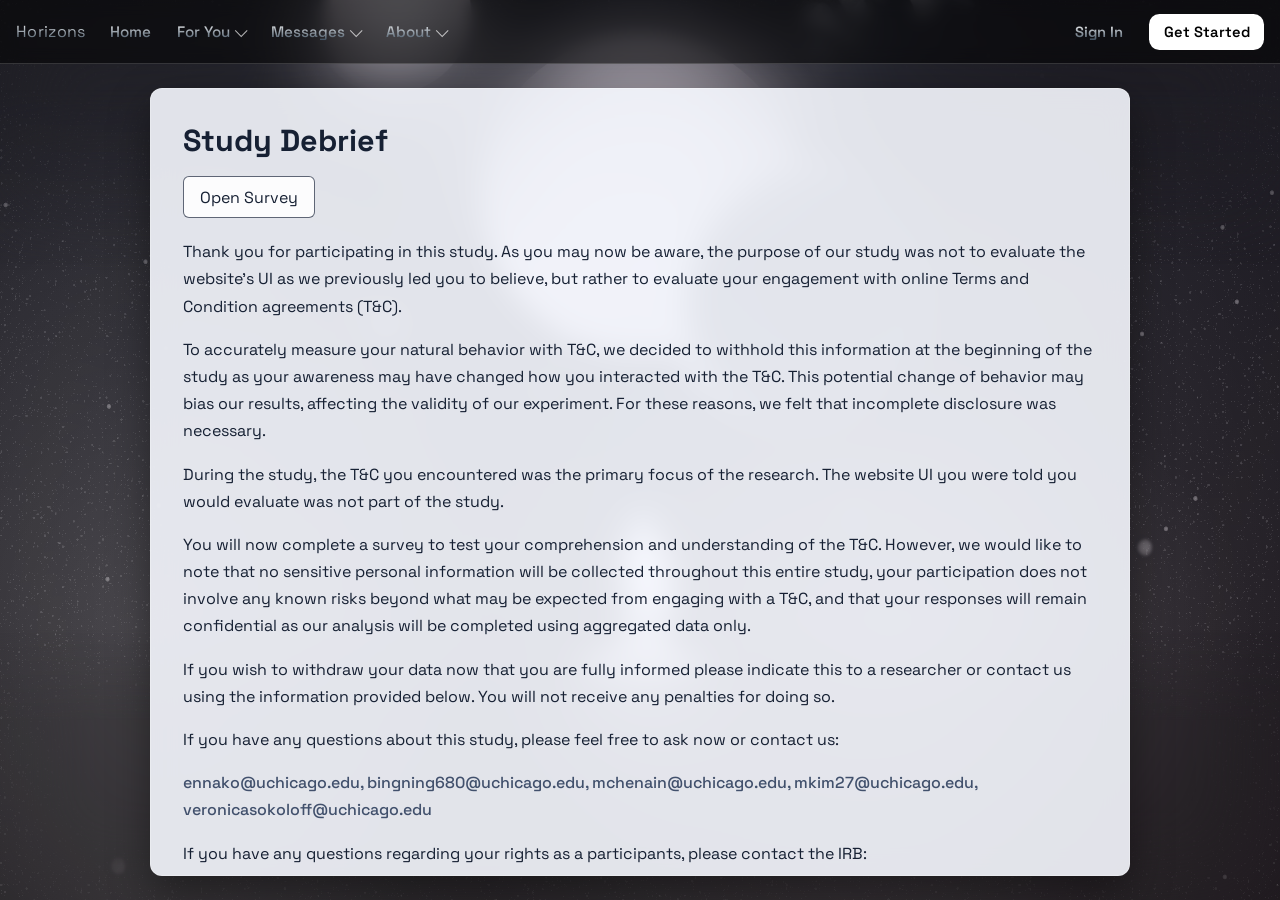
<file: link.html>
<!DOCTYPE html>
<html lang="en">

<head>
  <meta charset="UTF-8" />
  <meta name="viewport" content="width=device-width, initial-scale=1.0" />
  <title>Next Page</title>
  <link rel="stylesheet" href="styles.css" />
</head>

<body>
  <div id="cosmicBackground" class="cosmic-background" aria-hidden="true">
    <div class="stars"></div>
    <div class="stars-highlights"></div>
    <div class="planets" data-count="5"></div>
    <div class="planets-2" data-count="50"></div>
    <div class="startails" data-count="201"></div>
    <div class="scene">
      <div class="sun"></div>
      <div class="planet"></div>
      <div class="planet-2"></div>
      <div class="planet-3"></div>
      <div class="planet-4"></div>
      <div class="planet-6"></div>
      <div class="planet-5">
        <div class="structure-1"></div>
        <div class="structure-2"></div>
        <div class="structure-3"></div>
      </div>
      <div class="human">
        <div class="neck"></div>
        <div class="head"></div>
        <div class="body">
          <div class="shoulder"></div>
          <div class="back"></div>
          <div class="hip">
            <div class="center"></div>
          </div>
        </div>
        <div class="leg left">
          <div class="knee"></div>
          <div class="lower"></div>
        </div>
        <div class="leg right">
          <div class="knee"></div>
          <div class="lower"></div>
        </div>
        <div class="arm left">
          <div class="hand"></div>
        </div>
        <div class="arm right">
          <div class="hand"></div>
        </div>
      </div>
      <div class="human shadow">
        <div class="neck"></div>
        <div class="head"></div>
        <div class="body">
          <div class="shoulder"></div>
          <div class="back"></div>
          <div class="hip">
            <div class="center"></div>
          </div>
        </div>
        <div class="leg left">
          <div class="knee"></div>
          <div class="lower"></div>
        </div>
        <div class="leg right">
          <div class="knee"></div>
          <div class="lower"></div>
        </div>
        <div class="arm left">
          <div class="hand"></div>
        </div>
        <div class="arm right">
          <div class="hand"></div>
        </div>
      </div>
      <div class="cuboid">
        <div class="top">
          <div class="outline"></div>
          <div class="outline"></div>
          <div class="outline"></div>
          <div class="outline"></div>
        </div>
        <div class="front"></div>
        <div class="right"></div>
      </div>
    </div>
    <div class="highlight"></div>
    <div class="color-filter"></div>
    <svg class="cosmic-filter" xmlns="http://www.w3.org/2000/svg">
      <filter id="stars">
        <feTurbulence baseFrequency="0.275"></feTurbulence>
        <feColorMatrix values="0 0 0 9 -5
                    0 0 0 9 -4
                    0 0 0 9 -5
                    0 0 0 0 1"></feColorMatrix>
      </filter>
      <filter id="stars-highlights">
        <feTurbulence baseFrequency="0.675"></feTurbulence>
        <feColorMatrix values="0 0 0 9 -5
                    0 0 0 9 -4
                    0 0 0 9 -5
                    0 0 0 0 1"></feColorMatrix>
      </filter>
      <filter id="planet-structure">
        <feTurbulence baseFrequency="0.195"></feTurbulence>
        <feColorMatrix values="0 0 0 1 -9
                    0 0 0 9 -1.5
                    0 0 0 2 -6
                    0 0 0 0 1"></feColorMatrix>
      </filter>
    </svg>
  </div>

  <header class="site-header">
    <div class="site-header-inner">
      <div class="site-header-left">
        <details class="mobile-navigation">
          <summary class="mobile-navigation-toggle" aria-label="Open navigation menu">
            <span></span>
            <span></span>
            <span></span>
          </summary>
          <div class="mobile-navigation-panel">
            <a href="#" class="mobile-navigation-link"><span class="nav-gradient-text">Home</span></a>

            <div class="mobile-navigation-section">
              <p class="mobile-navigation-heading"><span class="nav-gradient-text">For You</span></p>
              <a href="#" class="mobile-navigation-link"><span class="nav-gradient-text">Easter Eggs</span></a>
              <a href="#" class="mobile-navigation-link"><span class="nav-gradient-text">Documentation</span></a>
              <a href="#" class="mobile-navigation-link"><span class="nav-gradient-text">Templates</span></a>
            </div>

            <div class="mobile-navigation-section">
              <p class="mobile-navigation-heading"><span class="nav-gradient-text">Messages</span></p>
              <a href="#" class="mobile-navigation-link"><span class="nav-gradient-text">You're a taxi.</span></a>
              <a href="#" class="mobile-navigation-link"><span class="nav-gradient-text">No brain rot here. Cause I will skibidi rizz other brain rot words</span></a>
              <a href="#" class="mobile-navigation-link"><span class="nav-gradient-text">I'm excited to announce that I will be working at Mickey Mouse Clubhouse this summer</span></a>
              <a href="#" class="mobile-navigation-link"><span class="nav-gradient-text">My mom is kinda homeless</span></a>
            </div>

            <div class="mobile-navigation-section">
              <p class="mobile-navigation-heading"><span class="nav-gradient-text">About</span></p>
              <a href="#" class="mobile-navigation-link"><span class="nav-gradient-text">Cookie Monster</span></a>
              <a href="#" class="mobile-navigation-link"><span class="nav-gradient-text">Son I'm Crine</span></a>
              <a href="#" class="mobile-navigation-link"><span class="nav-gradient-text">Megamind</span></a>
            </div>
          </div>
        </details>

        <a href="#" class="site-logo"><span class="nav-gradient-text">Horizons</span></a>

        <nav class="desktop-navigation" aria-label="Primary navigation">
          <a href="#" class="navigation-link"><span class="nav-gradient-text">Home</span></a>

          <details class="navigation-dropdown">
            <summary class="navigation-trigger"><span class="nav-gradient-text">For You</span></summary>
            <div class="navigation-panel navigation-panel-description">
              <a href="#" class="navigation-card">
                <span class="navigation-card-title">Easter Eggs</span>
                <span class="navigation-card-description">There are no easter eggs in this application, go away.</span>
              </a>
              <a href="#" class="navigation-card">
                <span class="navigation-card-title">Documentation</span>
                <span class="navigation-card-description">There is not much to learn really.</span>
              </a>
              <a href="#" class="navigation-card">
                <span class="navigation-card-title">Templates</span>
                <span class="navigation-card-description">Shoutout 21st.dev and codepen for background UI
                  inspiration!</span>
              </a>
            </div>
          </details>

          <details class="navigation-dropdown">
            <summary class="navigation-trigger"><span class="nav-gradient-text">Messages</span></summary>
            <div class="navigation-panel navigation-panel-vertical">
              <a href="#" class="navigation-card">
                <span class="navigation-card-title">You're a taxi.</span>
              </a>
              <a href="#" class="navigation-card">
                <span class="navigation-card-title">No brain rot here. Cause I will skibidi rizz other brain rot
                  words</span>
              </a>
              <a href="#" class="navigation-card">
                <span class="navigation-card-title">I'm excited to announce that I will be working at Mickey Mouse
                  Clubhouse this summer</span>
              </a>
              <a href="#" class="navigation-card">
                <span class="navigation-card-title">My mom is kinda homeless</span>
              </a>
            </div>
          </details>

          <details class="navigation-dropdown">
            <summary class="navigation-trigger"><span class="nav-gradient-text">About</span></summary>
            <div class="navigation-panel navigation-panel-icon">
              <a href="#" class="navigation-card navigation-card-icon">
                <span class="navigation-card-symbol">🍪</span>
                <span class="navigation-card-title">Cookie Monster</span>
              </a>
              <a href="#" class="navigation-card navigation-card-icon">
                <span class="navigation-card-symbol">😭</span>
                <span class="navigation-card-title">Son I'm Crine</span>
              </a>
              <a href="#" class="navigation-card navigation-card-icon">
                <span class="navigation-card-symbol">🧠</span>
                <span class="navigation-card-title">Megamind</span>
              </a>
            </div>
          </details>
        </nav>
      </div>

      <div class="site-header-right">
        <a href="#" class="header-action header-action-secondary"><span class="nav-gradient-text">Sign In</span></a>
        <a href="#" class="header-action header-action-primary"><span>Get Started</span></a>
      </div>
    </div>
  </header>

  <main class="page-wrapper">
    <section class="content-card second-page debrief-card">
      <h1>Study Debrief</h1>
      <a class="primary-link survey-link"
        href="https://docs.google.com/forms/d/e/1FAIpQLSe5DX6Kjn-kFTp5zwvsKvLw3B568u50oJ3Daz9wuEN12lQ6Tw/viewform?usp=publish-editor"
        target="_blank" rel="noopener noreferrer">
        Open Survey
      </a>
      <p>
        Thank you for participating in this study. As you may now be aware, the purpose of our
        study was not to evaluate the website's UI as we previously led you to believe, but
        rather to evaluate your engagement with online Terms and Condition agreements (T&amp;C).
      </p>
      <p>
        To accurately measure your natural behavior with T&amp;C, we decided to withhold this
        information at the beginning of the study as your awareness may have changed how you
        interacted with the T&amp;C. This potential change of behavior may bias our results,
        affecting the validity of our experiment. For these reasons, we felt that incomplete
        disclosure was necessary.
      </p>
      <p>
        During the study, the T&amp;C you encountered was the primary focus of the research. The
        website UI you were told you would evaluate was not part of the study.
      </p>
      <p>
        You will now complete a survey to test your comprehension and understanding of the T&amp;C.
        However, we would like to note that no sensitive personal information will be collected
        throughout this entire study, your participation does not involve any known risks beyond
        what may be expected from engaging with a T&amp;C, and that your responses will remain
        confidential as our analysis will be completed using aggregated data only.
      </p>
      <p>
        If you wish to withdraw your data now that you are fully informed please indicate this to
        a researcher or contact us using the information provided below. You will not receive any
        penalties for doing so.
      </p>
      <p>
        If you have any questions about this study, please feel free to ask now or contact us:
      </p>
      <p class="contact-line">
        ennako@uchicago.edu, bingning680@uchicago.edu, mchenain@uchicago.edu, mkim27@uchicago.edu,
        veronicasokoloff@uchicago.edu
      </p>
      <p>
        If you have any questions regarding your rights as a participants, please contact the
        IRB:
      </p>
      <p class="contact-line">
        <a class="inline-text-link" href="https://sbsirb.uchicago.edu/aurairb/participants/" target="_blank"
          rel="noopener noreferrer">
          https://sbsirb.uchicago.edu/aurairb/participants/
        </a>
      </p>
      <p>Please ensure you complete the survey before leaving. Thank you for your time and participation.</p>
    </section>
  </main>

  <script src="script.js"></script>
</body>

</html>
</file>
<file: styles.css>
@import url("https://fonts.googleapis.com/css2?family=Space+Grotesk:wght@300;400;500;600;700&display=swap");

:root {
  --page-background-color: #050816;
  --card-background-color: rgba(247, 249, 255, 0.9);
  --card-border-color: rgba(255, 255, 255, 0.24);
  --card-shadow-color: rgba(0, 0, 0, 0.42);
  --text-color: #162033;
  --muted-text-color: #41506c;
  --field-border-color: rgba(57, 72, 102, 0.28);
  --field-background-color: rgba(255, 255, 255, 0.95);
  --button-background-color: rgba(255, 255, 255, 0.9);
  --button-border-color: rgba(29, 39, 61, 0.7);
  --button-hover-color: #dce8ff;
  --focus-outline-color: #9fd0ff;
  --header-height: 4rem;
  --spacing-medium: 1rem;
  --spacing-large: 1.5rem;
  --corner-radius: 12px;
  --header-text-gradient: linear-gradient(180deg, #ffffff 0%, #38495a 100%);
  --content-card-maximum-width: 900px;
  --terms-document-desktop-minimum-height: 20rem;
  --terms-document-mobile-minimum-height: 16rem;
  --terms-document-maximum-height: 44rem;
}

* {
  box-sizing: border-box;
}

html {
  overflow-x: hidden;
}

body {
  margin: 0;
  font-family: "Space Grotesk", "Segoe UI", sans-serif;
  min-height: 100vh;
  min-height: 100dvh;
  color: var(--text-color);
  position: relative;
  overflow-x: hidden;
  overflow-y: auto;
  background: var(--page-background-color);
}

.cosmic-background *,
.cosmic-background *::before,
.cosmic-background *::after {
  box-sizing: border-box;
}

.cosmic-filter {
  position: absolute;
  width: 0;
  height: 0;
}

.site-header {
  position: relative;
  z-index: 20;
  height: var(--header-height);
  border-bottom: 1px solid rgba(255, 255, 255, 0.16);
  background: rgba(0, 0, 0, 0.52);
  backdrop-filter: blur(8px);
  color: #ffffff;
}

.terms-page-locked .site-header {
  pointer-events: none;
  background: rgba(0, 0, 0, 0.52);
}

.site-header-inner {
  display: flex;
  align-items: center;
  justify-content: space-between;
  gap: 1rem;
  max-width: 100%;
  height: 100%;
  padding: 0 1rem;
}

.site-header-left,
.site-header-right {
  display: flex;
  align-items: center;
  gap: 0.75rem;
}

.site-header-left {
  min-width: 0;
}

.site-logo,
.navigation-link,
.navigation-trigger,
.header-action,
.mobile-navigation-link {
  color: #ffffff;
  text-decoration: none;
  font-family: "Space Grotesk", "Segoe UI", sans-serif;
  font-weight: 300;
}

.nav-gradient-text {
  display: inline-block;
  background-image: var(--header-text-gradient);
  background-size: 100% 100%;
  background-repeat: no-repeat;
  -webkit-background-clip: text;
  background-clip: text;
  -webkit-text-fill-color: transparent;
}

.site-logo {
  font-weight: 400;
  letter-spacing: 0.02em;
}

.desktop-navigation {
  display: flex;
  align-items: center;
  gap: 0.15rem;
}

.navigation-link,
.navigation-trigger {
  display: inline-flex;
  align-items: center;
  gap: 0.35rem;
  min-height: 2.5rem;
  padding: 0.5rem 0.75rem;
  border-radius: 0.55rem;
  font-size: 0.95rem;
  font-weight: 500;
  background: transparent;
  cursor: pointer;
  list-style: none;
  white-space: nowrap;
}

.navigation-trigger::-webkit-details-marker {
  display: none;
}

.navigation-link:hover,
.navigation-trigger:hover,
.navigation-dropdown[open] > .navigation-trigger {
  background: rgba(255, 255, 255, 0.12);
}

.navigation-dropdown {
  position: relative;
}

.navigation-trigger::after {
  content: "";
  width: 0.5rem;
  height: 0.5rem;
  border-right: 1.5px solid rgba(255, 255, 255, 0.85);
  border-bottom: 1.5px solid rgba(255, 255, 255, 0.85);
  transform: rotate(45deg) translateY(-1px);
  opacity: 0.8;
}

.navigation-dropdown[open] > .navigation-trigger::after {
  transform: rotate(225deg) translateY(-1px);
}

.navigation-panel {
  position: absolute;
  top: calc(100% + 0.65rem);
  left: 0;
  display: grid;
  gap: 0.75rem;
  min-width: 20rem;
  padding: 1rem;
  border: 1px solid rgba(255, 255, 255, 0.14);
  border-radius: 1rem;
  background: rgba(12, 12, 12, 0.96);
  box-shadow: 0 20px 45px rgba(0, 0, 0, 0.45);
}

.navigation-panel-description {
  width: 24rem;
}

.navigation-panel-simple,
.navigation-panel-icon {
  grid-template-columns: repeat(2, minmax(0, 1fr));
  width: 22rem;
}

.navigation-panel-vertical {
  display: flex;
  flex-direction: column;
  width: 11rem;
}

.navigation-card {
  display: block;
  padding: 0.85rem;
  border-radius: 0.8rem;
  color: #ffffff;
  text-decoration: none;
  background: transparent;
}

.navigation-card:hover {
  background: rgba(255, 255, 255, 0.08);
}

.navigation-card-title {
  display: block;
  font-size: 0.94rem;
  font-weight: 600;
}

.navigation-panel-vertical .navigation-card-title {
  overflow: hidden;
  text-overflow: ellipsis;
  white-space: nowrap;
}

.navigation-card-description {
  display: block;
  margin-top: 0.35rem;
  color: rgba(255, 255, 255, 0.7);
  font-size: 0.86rem;
  line-height: 1.4;
}

.navigation-card-icon {
  display: flex;
  align-items: center;
  gap: 0.7rem;
}

.navigation-card-symbol {
  flex-shrink: 0;
  width: 1.2rem;
  text-align: center;
  opacity: 0.86;
}

.header-action {
  display: inline-flex;
  align-items: center;
  justify-content: center;
  min-height: 2.25rem;
  padding: 0.55rem 0.9rem;
  border-radius: 0.65rem;
  font-size: 0.92rem;
  font-weight: 600;
}

.header-action-secondary {
  background: transparent;
}

.header-action-secondary:hover {
  background: rgba(255, 255, 255, 0.12);
}

.header-action-primary {
  color: #000000;
  background: #ffffff;
}

.header-action-primary:hover {
  background: #e9e9e9;
}

.mobile-navigation {
  display: none;
  position: relative;
}

.mobile-navigation-toggle {
  display: inline-flex;
  flex-direction: column;
  justify-content: center;
  gap: 0.24rem;
  width: 2.5rem;
  height: 2.5rem;
  padding: 0.5rem;
  border-radius: 0.6rem;
  cursor: pointer;
  list-style: none;
}

.mobile-navigation-toggle::-webkit-details-marker {
  display: none;
}

.mobile-navigation-toggle:hover,
.mobile-navigation[open] .mobile-navigation-toggle {
  background: rgba(255, 255, 255, 0.12);
}

.mobile-navigation-toggle span {
  display: block;
  width: 100%;
  height: 2px;
  background: #ffffff;
  border-radius: 999px;
}

.mobile-navigation-panel {
  position: absolute;
  top: calc(100% + 0.65rem);
  left: 0;
  width: min(16rem, calc(100vw - 2rem));
  padding: 0.55rem;
  border: 1px solid rgba(255, 255, 255, 0.14);
  border-radius: 1rem;
  background: rgba(12, 12, 12, 0.97);
  box-shadow: 0 20px 45px rgba(0, 0, 0, 0.45);
}

.mobile-navigation-section {
  margin-top: 0.55rem;
  padding-top: 0.55rem;
  border-top: 1px solid rgba(255, 255, 255, 0.1);
}

.mobile-navigation-heading {
  margin: 0 0 0.3rem;
  padding: 0 0.55rem;
  color: rgba(255, 255, 255, 0.78);
  font-family: "Space Grotesk", "Segoe UI", sans-serif;
  font-weight: 300;
  font-size: 0.72rem;
  letter-spacing: 0.08em;
  text-transform: uppercase;
}

.mobile-navigation-link {
  display: block;
  padding: 0.7rem 0.55rem;
  border-radius: 0.7rem;
  font-size: 0.95rem;
}

.mobile-navigation-link:hover {
  background: rgba(255, 255, 255, 0.08);
}

.page-wrapper {
  display: flex;
  align-items: center;
  justify-content: center;
  min-height: calc(100vh - var(--header-height));
  min-height: calc(100dvh - var(--header-height));
  padding: var(--spacing-large);
  position: relative;
  z-index: 10;
}

.content-card {
  width: 100%;
  max-width: var(--content-card-maximum-width);
  background: var(--card-background-color);
  padding: var(--spacing-large);
  border-radius: var(--corner-radius);
  border: 1px solid var(--card-border-color);
  box-shadow: 0 16px 42px var(--card-shadow-color);
  backdrop-filter: blur(14px);
  overflow: hidden;
}

.terms-page-card {
  padding-left: 0;
  padding-right: 0;
  padding-bottom: var(--spacing-medium);
}

.terms-title-bar {
  display: flex;
  align-items: center;
  min-height: 4.25rem;
  margin-top: calc(-1 * var(--spacing-large));
  margin-bottom: 0;
  padding: 0 1.5rem;
  border-bottom: 1px solid rgba(57, 72, 102, 0.2);
  background: linear-gradient(180deg, rgba(255, 255, 255, 0.94) 0%, rgba(237, 242, 252, 0.9) 100%);
}

.terms-title-bar h1 {
  margin: 0;
  font-size: 1.35rem;
}

.helper-text {
  margin-top: 0;
  margin-bottom: var(--spacing-medium);
  color: var(--muted-text-color);
}

.terms-container {
  width: 100%;
  max-width: 100%;
  min-width: 0;
  height: clamp(
    var(--terms-document-desktop-minimum-height),
    62dvh,
    var(--terms-document-maximum-height)
  );
  min-height: var(--terms-document-desktop-minimum-height);
  border-bottom: 1px solid rgba(57, 72, 102, 0.2);
  background-color: rgba(255, 255, 255, 0.96);
  overflow-x: hidden;
  overflow-y: auto;
}

.terms-document-state-message {
  margin: 0;
  padding: 1rem 1rem 0;
  color: var(--muted-text-color);
  font-size: 0.95rem;
  line-height: 1.5;
}

.terms-document-state-message[data-state="error"] {
  color: #7d2434;
}

.terms-document-viewer {
  width: 100%;
  max-width: 100%;
  min-width: 0;
  display: flex;
  flex-direction: column;
  gap: 1rem;
  padding: 1rem;
}

.terms-document-page {
  width: 100%;
  display: flex;
  justify-content: center;
}

.terms-document-canvas {
  display: block;
  width: 100%;
  max-width: 100%;
  height: auto;
  border-radius: 0.4rem;
  box-shadow: 0 8px 24px rgba(22, 32, 51, 0.12);
}

.form-layout {
  display: flex;
  flex-direction: column;
  gap: 0.75rem;
}

.consent-section {
  padding-left: var(--spacing-large);
  padding-right: var(--spacing-large);
  padding-top: var(--spacing-medium);
}

input[type="text"] {
  width: 100%;
  padding: 0.65rem;
  font-size: 1rem;
  border: 1px solid var(--field-border-color);
  border-radius: 8px;
  background-color: var(--field-background-color);
  color: var(--text-color);
}

.button-group {
  display: flex;
  gap: 0.75rem;
}

button,
.primary-link {
  padding: 0.6rem 1rem;
  border-radius: 6px;
  border: 1px solid var(--button-border-color);
  background-color: var(--button-background-color);
  color: var(--text-color);
  cursor: pointer;
  text-decoration: none;
  display: inline-block;
  transition: background-color 160ms ease, transform 160ms ease, box-shadow 160ms ease;
}

button:hover:not(:disabled),
.primary-link:hover {
  background-color: var(--button-hover-color);
  transform: translateY(-1px);
  box-shadow: 0 8px 20px rgba(33, 55, 104, 0.18);
}

button:focus-visible,
.primary-link:focus-visible,
input[type="text"]:focus-visible,
.terms-container:focus-visible,
.navigation-link:focus-visible,
.navigation-trigger:focus-visible,
.header-action:focus-visible,
.mobile-navigation-toggle:focus-visible,
.mobile-navigation-link:focus-visible,
.site-logo:focus-visible,
.navigation-card:focus-visible {
  outline: 3px solid var(--focus-outline-color);
  outline-offset: 3px;
}

button:disabled {
  opacity: 0.5;
  cursor: not-allowed;
}

.status-message {
  min-height: 1.25rem;
  margin-top: 0.5rem;
}

.status-message:empty {
  min-height: 0;
  margin-top: 0;
}

@media (max-width: 720px) {
  .page-wrapper {
    align-items: stretch;
    justify-content: flex-start;
    min-height: calc(100dvh - var(--header-height));
    padding: 1rem;
  }

  .terms-title-bar {
    margin-top: -1rem;
    padding: 0 1rem;
  }

  .terms-page-card {
    padding-bottom: 0.75rem;
  }

  .terms-container {
    width: 100%;
    max-width: 100%;
    height: clamp(
      var(--terms-document-mobile-minimum-height),
      54dvh,
      var(--terms-document-maximum-height)
    );
    min-height: var(--terms-document-mobile-minimum-height);
  }

  .consent-section {
    padding-left: 0;
    padding-right: 0;
    padding-top: 1rem;
  }

  .button-group {
    flex-direction: column;
  }
}

.second-page {
  text-align: center;
}

.debrief-card {
  max-width: 980px;
  max-height: calc(100vh - var(--header-height) - 3rem);
  padding: 2rem;
  overflow-y: auto;
  text-align: left;
}

.debrief-card h1 {
  margin-top: 0;
  margin-bottom: 1rem;
  font-size: 1.9rem;
}

.debrief-card p {
  margin-top: 0;
  margin-bottom: 1rem;
  line-height: 1.7;
}

.contact-line {
  color: var(--muted-text-color);
  font-weight: 500;
  word-break: break-word;
}

.inline-text-link {
  color: inherit;
}

.debrief-card .primary-link {
  margin-top: 0;
  margin-bottom: 1.25rem;
}

.cosmic-background {
  --color-primary: rgba(220, 219, 219, 0.78);
  --color-surface: #242425;
  --time: 24s;
  position: fixed;
  inset: 0;
  z-index: 0;
  overflow: hidden;
  pointer-events: none;
  background-color: var(--color-surface);
  perspective: 80vmax;
}

.cosmic-background::before {
  content: "";
  position: absolute;
  inset: 0;
  z-index: 11;
  background: rgba(0, 0, 0, 0.1);
  mask: linear-gradient(black 10%, transparent 30%, transparent 70%, black 80%);
  backdrop-filter: blur(5vmin) invert(0);
}

.stars,
.stars-highlights,
.planets,
.planets-2,
.startails,
.scene,
.highlight,
.color-filter {
  position: absolute;
  inset: 0;
}

.stars::before,
.stars-highlights::before {
  content: "";
  position: absolute;
  inset: 0;
  pointer-events: none;
}

.stars::before {
  filter: url(#stars) saturate(0) brightness(1.5);
  opacity: 0.15;
}

.stars-highlights {
  opacity: 0.6;
}

.stars-highlights::before {
  filter: url(#stars-highlights) saturate(0) brightness(1.5);
  opacity: 0.2;
}

.planets div,
.planets-2 div {
  position: absolute;
  width: 1.6vmax;
  aspect-ratio: 1;
  border-radius: 50%;
  opacity: 0.5;
  filter: blur(0.1rem);
  background: radial-gradient(
    90% 90% at 70% 50%,
    #bbbaba,
    #888586 38%,
    #121415 52%,
    #131617 60%,
    transparent 82%
  );
  transform: translate(
    calc(var(--position-x) * 100vw),
    calc(var(--position-y) * 100vh)
  );
}

.planets-2 div {
  width: 0.5vmax;
  opacity: 0.6;
  filter: none;
}

.startails {
  opacity: 0.6;
}

.startails div {
  --travel-distance: 20vmax;
  position: absolute;
  width: 0.55vmax;
  aspect-ratio: 3 / 1;
  border-radius: 999px;
  opacity: 0;
  background: white;
  box-shadow: none;
  translate: calc(var(--position-x) * 100vw) calc(var(--position-y) * 100vh);
}

.scene {
  display: grid;
  place-items: center;
  position: absolute;
  inset: 0;
  transform-style: preserve-3d;
  animation: scene-breathe var(--time) ease-in-out infinite;
}

@property --moon-angle {
  syntax: "<angle>";
  initial-value: 180deg;
  inherits: true;
}

@property --space {
  syntax: "<length>";
  initial-value: 0;
  inherits: true;
}

.scene > div {
  position: absolute;
  transform-style: preserve-3d;
}

.sun {
  width: 25vmax;
  aspect-ratio: 1;
  border-radius: 50%;
  transform: translateY(-20vmax);
  background: radial-gradient(circle at 60% 60%, #f6f6f6, #e8dbdd, #d9d9d9);
  box-shadow: none;
}

.planet {
  width: 17vmax;
  aspect-ratio: 1;
  border-radius: 50%;
  background: radial-gradient(90% 90% at 60% 55%, #252525, #2a2f33 52%, #ede9ea 62%);
  --orbit-radius: 15vmax;
  --translate-y-position: calc(-10vmax + sin(var(--moon-angle)) * var(--orbit-radius));
  --translate-z-position: calc(cos(var(--moon-angle)) * var(--orbit-radius) * -1);
  transform: translateY(var(--translate-y-position)) translateX(10vmax) translateZ(var(--translate-z-position));
  box-shadow: none;
  filter: blur(0.05vmax);
}

.planet-2 {
  width: 13vmax;
  aspect-ratio: 1;
  border-radius: 50%;
  background: radial-gradient(
    90% 90% at 60% 55%,
    #e3e3e3,
    #d2c6c8 52%,
    #212528 62%,
    transparent 82%
  );
  --orbit-radius: 2vmax;
  --translate-y-position: calc(-35vmax + sin(var(--moon-angle)) * var(--orbit-radius));
  --translate-z-position: calc(cos(var(--moon-angle)) * var(--orbit-radius));
  transform: translateY(var(--translate-y-position)) translateX(-20vmax) translateZ(var(--translate-z-position));
}

.planet-3 {
  width: 2vmax;
  aspect-ratio: 1;
  border-radius: 50%;
  transform: translate(-20vmax, -10vmax);
  opacity: 0.6;
  background: radial-gradient(
    90% 90% at 70% 50%,
    #eeeeee 16%,
    #b7aeb0 38%,
    #3c4144 52%,
    #2d3134 60%,
    transparent 82%
  );
}

.planet-4 {
  width: 1vmax;
  aspect-ratio: 1;
  border-radius: 50%;
  transform: translate(-22vmax, -11vmax);
  opacity: 0.5;
  background: radial-gradient(
    90% 90% at 70% 50%,
    #d0d0d0,
    #b7aeb0 38%,
    #121415 52%,
    #131617 60%,
    transparent 82%
  );
}

.planet-5 {
  width: 10vmax;
  aspect-ratio: 1;
  border-radius: 50%;
  clip-path: circle();
  overflow: clip;
  background: radial-gradient(
    90% 90% at 30% 55%,
    #797777,
    #515051 52%,
    #212528 62%,
    transparent 82%
  );
  filter: blur(0.03rem);
  --orbit-radius: 5vmax;
  --translate-y-position: calc(-35vmax + sin(var(--moon-angle)) * var(--orbit-radius));
  --translate-z-position: calc(cos(var(--moon-angle)) * var(--orbit-radius));
  transform: translateY(var(--translate-y-position)) translateX(18vmax) translateZ(var(--translate-z-position));
}

.planet-5 .structure-1,
.planet-5 .structure-2,
.planet-5 .structure-3 {
  position: absolute;
  inset: -20vmax;
  filter: url(#planet-structure) saturate(0);
}

.planet-5 .structure-1 {
  opacity: 0.4;
  transform: scale(4) translateX(1vmax);
}

.planet-5 .structure-2 {
  opacity: 0.5;
  transform: scale(7.5);
}

.planet-5 .structure-3 {
  opacity: 0.1;
  transform: scale(0.2) translateX(1vmax);
}

.planet-5::after {
  content: "";
  position: absolute;
  inset: 0;
  background: radial-gradient(circle at 5% 20%, transparent 30%, #171a1c 60%);
}

.planet-6 {
  width: 7vmax;
  aspect-ratio: 1;
  border-radius: 50%;
  background: radial-gradient(
    90% 90% at 30% 55%,
    #f3ecec,
    #7a7a7a 52%,
    #212528 72%,
    transparent
  );
  --orbit-radius: 6vmax;
  --translate-y-position: calc(-39.6vmax + sin(var(--moon-angle)) * var(--orbit-radius));
  --translate-z-position: calc(cos(var(--moon-angle)) * var(--orbit-radius));
  transform: translateY(var(--translate-y-position)) translateX(23vmax) translateZ(var(--translate-z-position));
  filter: blur(0.06rem);
  display: grid;
  place-items: center;
}

.planet-6::before,
.planet-6::after {
  content: "";
  position: absolute;
  left: 50%;
  top: 50%;
  border-radius: 50%;
  transform: translate(-50%, -50%) rotate(25deg);
  clip-path: ellipse(47% 22% at 50% 50%);
}

.planet-6::before {
  width: 12vmax;
  height: 1vmax;
  border: 1vmax solid #5e5e5e;
  box-shadow: inset 0 0 1rem black;
  filter: none;
  mask: radial-gradient(circle at 50% -20%, transparent 30%, black);
}

.planet-6::after {
  width: 12vmax;
  height: 1vmax;
  border: 2.6vmax solid #43484c;
  box-shadow: inset 0 0 1rem black;
  mask: radial-gradient(circle at 50% -20%, transparent 30%, black);
}

.human {
  position: absolute;
  width: 6vmax;
  height: 14vmax;
  display: grid;
  place-items: center;
  translate: 0 17vh;
  z-index: 111;
}

.human:not(.shadow) {
  filter: invert(0.04) drop-shadow(0 0 1.5vmax rgba(250, 250, 250, 0.6));
}

.human > div,
.human .body > div {
  position: absolute;
}

.human .head {
  width: 1.5vmax;
  height: 1.6vmax;
  background: white;
  border-radius: 50%;
  translate: 0.2vmax -6.2vmax;
  rotate: 355deg;
}

.human .head::before {
  content: "";
  position: absolute;
  width: 0.27vmax;
  height: 0.7vmax;
  background: white;
  border-radius: 50%;
  translate: 1.19vmax 0.5vmin;
  rotate: 136deg;
}

.human .head::after {
  content: "";
  position: absolute;
  width: 1.1vmax;
  height: 0.9vmax;
  background: white;
  border-radius: 50%;
  translate: 0.45vmax 0.66vmax;
  rotate: 45deg;
}

.human .neck {
  width: 0.8vmax;
  height: 1.5vmax;
  background: white;
  border-radius: 50%;
  translate: 0.2vmax -5.4vmax;
}

.human .neck::before {
  content: "";
  position: absolute;
  width: 0.3vmax;
  height: 1.5vmax;
  background: white;
  border-radius: 50%;
  translate: 0.6vmax 0.4vmax;
  rotate: 352deg;
}

.human .body {
  position: absolute;
  z-index: 11;
}

.human .shoulder::before,
.human .shoulder::after {
  content: "";
  position: absolute;
  width: 1.3vmax;
  height: 0.5vmax;
  background: white;
  border-radius: 50%;
}

.human .shoulder::before {
  translate: -1.1vmax -5vmax;
  rotate: 330deg;
}

.human .shoulder::after {
  translate: 0.4vmax -4.9vmax;
  rotate: 24deg;
}

.human .back {
  width: 1.3vmax;
  height: 4.1vmax;
  background: rgb(250, 250, 250);
  border-radius: 20%;
  translate: -0.2vmax -4.9vmax;
  rotate: 357deg;
}

.human .back::before {
  content: "";
  position: absolute;
  width: 2.9vmax;
  height: 1.5vmax;
  background: rgb(250, 250, 250);
  border-radius: 50%;
  translate: -1.4vmax 0.7vmax;
  rotate: 69deg;
  z-index: -1;
}

.human .back::after {
  content: "";
  position: absolute;
  width: 2.6vmax;
  height: 1vmax;
  background: rgb(250, 250, 250);
  border-radius: 50%;
  translate: 0.1vmax 1.1vmax;
  rotate: 96deg;
}

.human .hip .center {
  position: absolute;
  width: 1.6vmax;
  height: 1.8vmax;
  background: radial-gradient(white, #f5f5f5);
  border-radius: 39.6%;
  translate: -0.3vmax -3vmax;
  rotate: 267deg;
  display: grid;
}

.human .hip::before,
.human .hip::after {
  content: "";
  position: absolute;
}

.human .hip::before {
  width: 1.6vmax;
  height: 2.2vmax;
  background: radial-gradient(white, #e7e4e4);
  border-radius: 46.5%;
  translate: -0.6vmax -2.5vmax;
  rotate: 8deg;
}

.human .hip::after {
  width: 1.3vmax;
  height: 2.2vmax;
  background: radial-gradient(white, #f6f5f5);
  border-radius: 41.1%;
  translate: 0.3vmax -2.2vmax;
  rotate: 161deg;
}

.human .leg.right {
  position: absolute;
  width: 1.1vmax;
  height: 2.9vmax;
  background: white;
  border-radius: 50%;
  translate: 1.2vmax 0.4vmax;
  rotate: 348deg;
}

.human .leg.right::after {
  content: "";
  position: absolute;
  width: 0.7vmax;
  height: 2.9vmax;
  background: white;
  border-radius: 50%;
  translate: 0.5vmax 0.2vmax;
  rotate: 13deg;
}

.human .leg.right .knee {
  position: absolute;
  height: 1.7vmax;
  width: 0.75vmax;
  background: white;
  border-radius: 39.6%;
  translate: 0 2.2vmax;
  rotate: 15deg;
}

.human .leg.right .lower {
  position: absolute;
  height: 3.2vmax;
  width: 0.8vmax;
  background: white;
  border-radius: 50%;
  translate: -0.3vmax 2.4vmax;
  rotate: 15deg;
}

.human .leg.right .lower::before,
.human .leg.right .lower::after {
  content: "";
  position: absolute;
  background: white;
}

.human .leg.right .lower::before {
  width: 0.5vmax;
  height: 1.5vmax;
  border-radius: 67.8%;
  translate: 0.5vmax 2.6vmax;
  rotate: 66deg;
}

.human .leg.right .lower::after {
  width: 0.5vmax;
  height: 1.5vmax;
  border-radius: 27.8%;
  translate: 0.1vmax 2.3vmax;
  rotate: 0deg;
}

.human .leg.left {
  position: absolute;
  width: 1.1vmax;
  height: 2.9vmax;
  background: #f4efef;
  border-radius: 50%;
  translate: -0.3vmax 0.4vmax;
  rotate: 2deg;
  filter: invert(0.04);
  z-index: -1;
}

.human .leg.left::after {
  content: "";
  position: absolute;
  width: 0.7vmax;
  height: 2.9vmax;
  background: #f4efef;
  border-radius: 50%;
  translate: 0.5vmax 0.2vmax;
  rotate: 13deg;
}

.human .leg.left .knee {
  position: absolute;
  height: 1.7vmax;
  width: 0.75vmax;
  background: #e7e4e4;
  border-radius: 39.6%;
  translate: 0 2.2vmax;
  rotate: 5deg;
}

.human .leg.left .lower {
  position: absolute;
  height: 3.2vmax;
  width: 0.8vmax;
  background: #eae6e6;
  border-radius: 50%;
  translate: -0.1vmax 1.9vmax;
  rotate: 5deg;
}

.human .leg.left .lower::before,
.human .leg.left .lower::after {
  content: "";
  position: absolute;
  background: #e7e4e4;
}

.human .leg.left .lower::before {
  width: 0.5vmax;
  height: 1.5vmax;
  border-radius: 67.8%;
  translate: 0.5vmax 2.6vmax;
  rotate: 47deg;
}

.human .leg.left .lower::after {
  width: 0.5vmax;
  height: 1.55vmax;
  border-radius: 27.8%;
  translate: 0.1vmax 2.3vmax;
  rotate: 0deg;
}

.human .arm.right {
  position: absolute;
  width: 0.7vmax;
  height: 2.9vmax;
  background: white;
  border-radius: 27.8%;
  translate: 1.6vmax -3.1vmax;
  rotate: 346deg;
}

.human .arm.right::before,
.human .arm.right::after,
.human .arm.right .hand,
.human .arm.right .hand::after {
  content: "";
  position: absolute;
  background: white;
}

.human .arm.right::before {
  width: 0.3vmax;
  height: 2.45vmax;
  border-radius: 27.8%;
  translate: 0.3vmax 2.1vmax;
  rotate: 6deg;
}

.human .arm.right::after {
  width: 0.4vmax;
  height: 2.15vmax;
  border-radius: 27.8%;
  translate: 0.1vmax 2.1vmax;
  rotate: 351deg;
}

.human .arm.right .hand {
  position: absolute;
  width: 0.3vmax;
  height: 0.85vmax;
  border-radius: 27.8%;
  translate: 0.3vmax 3.7vmax;
  rotate: 353deg;
}

.human .arm.right .hand::after {
  width: 0.5vmax;
  height: 0.55vmax;
  border-radius: 39.2%;
  translate: -0.2vmax 0.6vmax;
  rotate: 65deg;
}

.human .arm.left {
  position: absolute;
  width: 0.7vmax;
  height: 2.5vmax;
  background: white;
  border-radius: 59.8%;
  translate: -0.9vmax -3.4vmax;
  rotate: 359deg;
  filter: invert(0.1);
  z-index: -2;
}

.human .arm.left::before,
.human .arm.left::after,
.human .arm.left .hand,
.human .arm.left .hand::after {
  content: "";
  position: absolute;
  background: white;
}

.human .arm.left::before {
  width: 0.3vmax;
  height: 2.45vmax;
  border-radius: 27.8%;
  translate: 0.3vmax 1.8vmax;
  rotate: 6deg;
}

.human .arm.left::after {
  width: 0.4vmax;
  height: 2.15vmax;
  border-radius: 27.8%;
  translate: 0.2vmax 2.1vmax;
  rotate: 351deg;
}

.human .arm.left .hand {
  position: absolute;
  width: 0.3vmax;
  height: 0.85vmax;
  border-radius: 27.8%;
  translate: 0.3vmax 3.7vmax;
  rotate: 353deg;
}

.human .arm.left .hand::after {
  width: 0.5vmax;
  height: 0.55vmax;
  border-radius: 39.2%;
  translate: -0.1vmax 0.2vmax;
  rotate: 65deg;
}

.human.shadow {
  transform: scaleY(-1) translateY(-9vmax);
  filter: invert(0.2);
  opacity: 0.5;
  z-index: 0;
  mask: linear-gradient(to top, black 25%, transparent 35%);
}

.human.shadow .leg.left .lower::before,
.human.shadow .leg.right .lower::before {
  rotate: 102deg;
}

.cuboid {
  --cuboid-size: 8vmax;
  --cuboid-half-size: calc(var(--cuboid-size) / 2);
  transform: rotateY(312deg) rotateX(350deg) rotateZ(10deg) translateY(20vh);
}

.cuboid .top {
  width: var(--cuboid-size);
  aspect-ratio: 1;
  opacity: 0.9;
  background: linear-gradient(135deg, #e8dbdd, #989699);
  transform: rotateX(90deg) translateZ(calc(var(--cuboid-half-size) * -1));
}

.cuboid .front,
.cuboid .right {
  position: absolute;
  width: var(--cuboid-size);
  aspect-ratio: 1 / 2;
}

.cuboid .front {
  opacity: 0.5;
  background: linear-gradient(#5f595d, transparent 60%);
  transform: translateZ(var(--cuboid-half-size));
}

.cuboid .right {
  opacity: 0.7;
  background: linear-gradient(#5f595d 10%, transparent 90%);
  transform: translate3d(var(--cuboid-half-size), 0, 0) rotateY(90deg);
  mask: radial-gradient(150% 120% at 0% 0%, black, transparent);
}

.cuboid .outline {
  position: absolute;
  --space: 0vmax;
  --space-half-size: calc(var(--cuboid-size) / 2);
  --animation-duration: 16s;
  --initial-space: var(--cuboid-half-size);
  width: var(--cuboid-size);
  aspect-ratio: 1;
  border: 0.0125vmax solid white;
  opacity: 0;
  padding: var(--space);
  box-shadow:
    inset 0 0 0.5vmax rgba(255, 255, 255, 0.4),
    0 0 0.5vmax rgba(255, 255, 255, 0.4);
  translate: calc(-50% + var(--space-half-size)) calc(-50% + var(--space-half-size));
}

.cuboid .outline:nth-of-type(2) {
  opacity: 0.15;
}

.cuboid .outline:nth-of-type(3) {
  opacity: 0.1;
}

.cuboid .outline:nth-of-type(4) {
  opacity: 0.05;
}

.highlight {
  background:
    radial-gradient(50vmin 70vmin at 70% 70%, rgba(255, 255, 255, 0.12), transparent),
    radial-gradient(40vmin 30vmin at 70% 70%, rgba(255, 255, 255, 0.12), transparent),
    radial-gradient(40vmin 60vmin at 10% 70%, rgba(255, 255, 255, 0.14), transparent),
    radial-gradient(80vmin 100vh at 30% 70%, rgba(255, 255, 255, 0.1), transparent);
  filter: none;
}

.color-filter {
  background: conic-gradient(
    at 50% 60%,
    rgb(50 56 92 / 27%),
    rgb(152 75 132 / 7%),
    rgb(150 75 152 / 4%),
    rgb(50 56 92 / 27%)
  );
  mix-blend-mode: normal;
}

@keyframes scene-breathe {
  from {
    transform: scale(0.9);
  }

  50% {
    transform: scale(1);
  }

  to {
    transform: scale(0.9);
  }
}


@media (max-width: 640px) {
  .desktop-navigation,
  .site-header-right {
    display: none;
  }

  .mobile-navigation {
    display: block;
  }

  .content-card {
    padding: 1.1rem;
    min-width: 0;
  }

  .debrief-card {
    max-height: calc(100vh - var(--header-height) - 2rem);
    padding: 1.35rem;
  }

  .button-group {
    flex-direction: column;
  }
}
</file>
